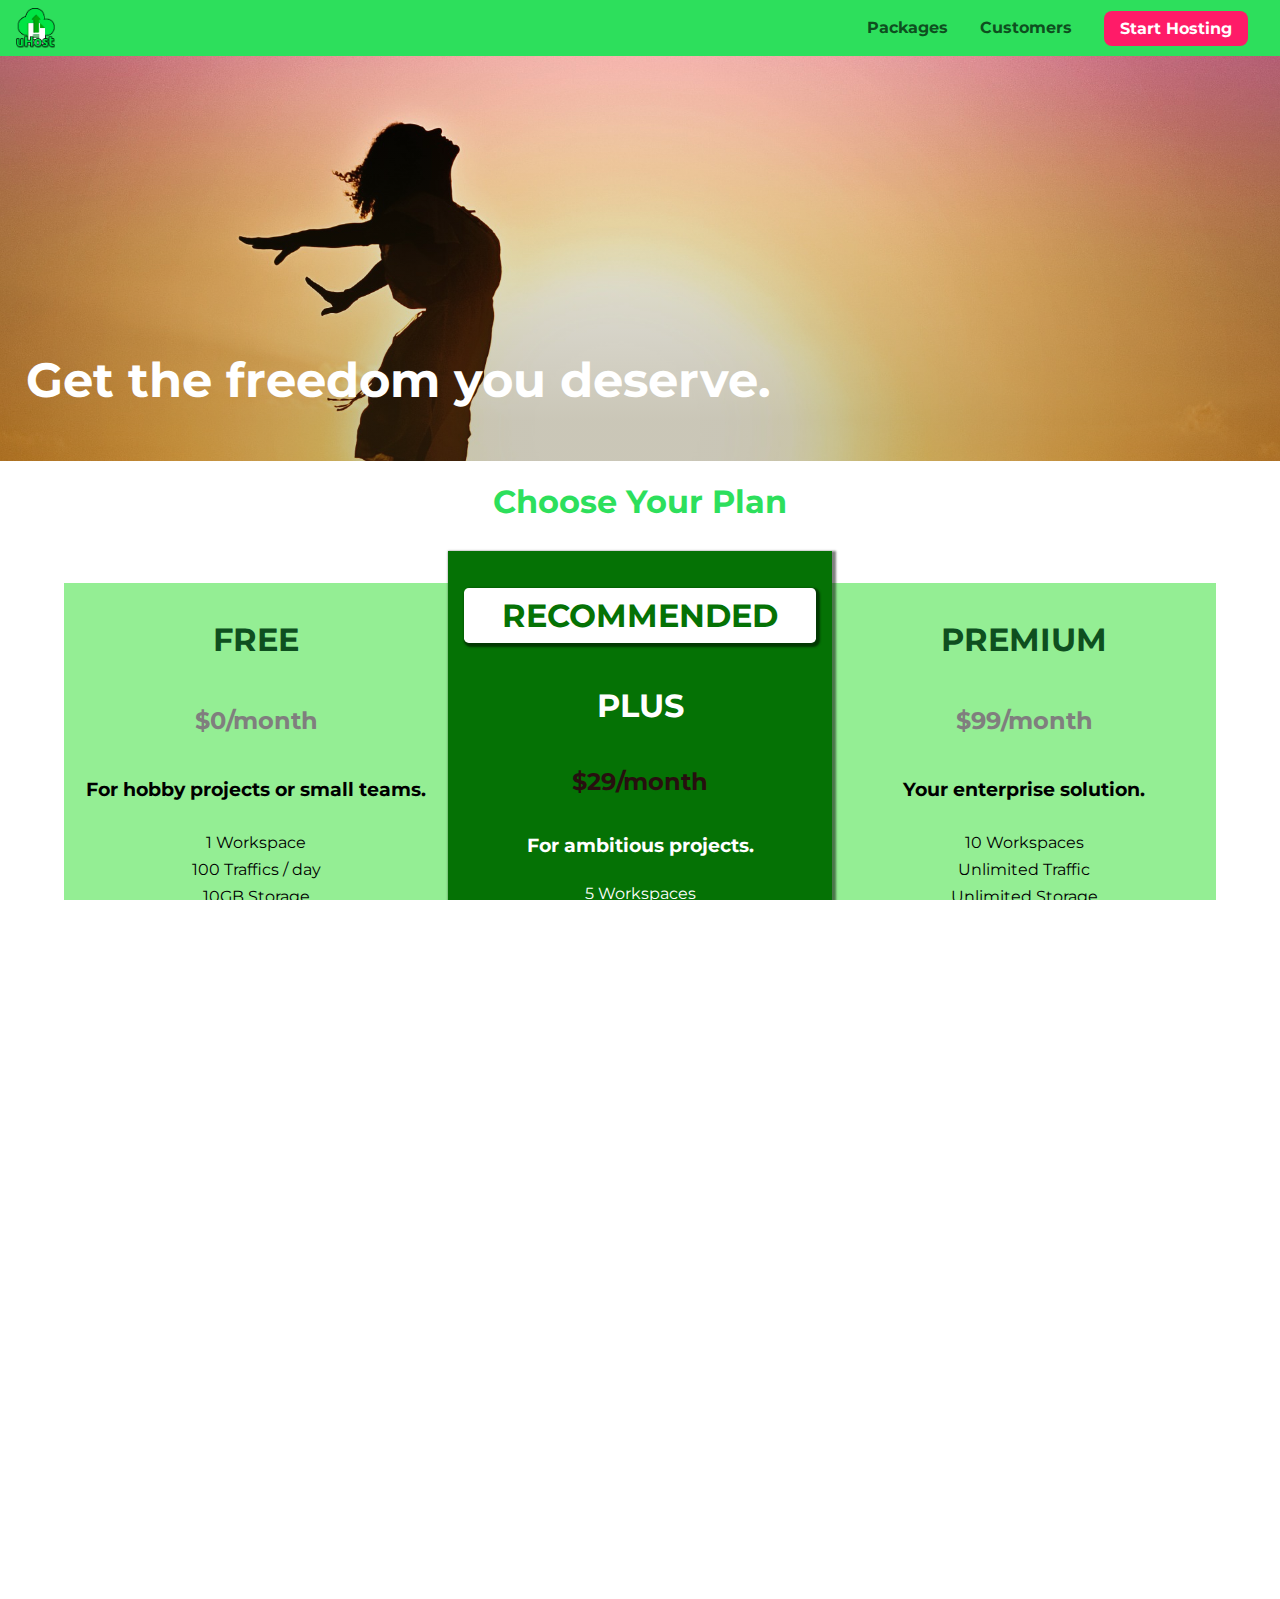
<file: index.html>
<!DOCTYPE html>
<html lang="en">
  <head>
    <meta charset="UTF-8" />
    <meta name="viewport" content="width=device-width, initial-scale=1.0" />
    <meta http-equiv="X-UA-Compatible" content="ie=edge" />
    <title>uHost</title>
    <link rel="shortcut icon" href="favicon.png" />
    <link
      href="https://fonts.googleapis.com/css?family=Anton"
      rel="stylesheet"
    />
    <link
      href="https://fonts.googleapis.com/css?family=Montserrat:400,700"
      rel="stylesheet"
    />
    <link rel="stylesheet" href="shared.css" />
    <link rel="stylesheet" href="main.css" />
  </head>

  <body>
    <div class="backdrop"></div>
    <div class="modal">
      <h1 class="modal__title">Do you want to continue?</h1>
      <div class="modal__actions">
        <a href="start-hosting/index.html" class="modal__action">Yes!</a>
        <button class="modal__action modal__action--negative" type="button">
          No!
        </button>
      </div>
    </div>
    <header class="main-header">
      <div>
        <button class="toggle-button">
          <span class="toggle-button__bar"></span>
          <span class="toggle-button__bar"></span>
          <span class="toggle-button__bar"></span>
        </button>
        <a href="index.html" class="main-header__brand">
          <img
            src="./images/uhost-icon.png"
            alt="uHost - Your favorite hosting company"
          />
        </a>
      </div>
      <nav class="main-nav">
        <ul class="main-nav__items">
          <li class="main-nav__item">
            <a href="packages/index.html">Packages</a>
          </li>
          <li class="main-nav__item">
            <a href="customers/index.html">Customers</a>
          </li>
          <li class="main-nav__item main-nav__item--cta">
            <a href="start-hosting/index.html">Start Hosting</a>
          </li>
        </ul>
      </nav>
    </header>
    <nav class="mobile-nav">
      <ul class="mobile-nav__items">
        <li class="mobile-nav__item">
          <a href="packages/index.html">Packages</a>
        </li>
        <li class="mobile-nav__item">
          <a href="customers/index.html">Customers</a>
        </li>
        <li class="mobile-nav__item mobile-nav__item--cta">
          <a href="start-hosting/index.html">Start Hosting</a>
        </li>
      </ul>
    </nav>
    <main>
      <section id="product-overview">
        <h1>Get the freedom you deserve.</h1>
      </section>
      <section id="plans">
        <h1 class="section-title">Choose Your Plan</h1>
        <div class="plan__list">
          <article class="plan">
            <h1 class="plan__title">FREE</h1>
            <h2 class="plan__price">$0/month</h2>
            <h3>For hobby projects or small teams.</h3>
            <ul class="plan__features">
              <li>1 Workspace</li>
              <li>100 Traffics / day</li>
              <li>10GB Storage</li>
              <li>Basic Support</li>
            </ul>
            <div>
              <button class="plan-button">CHOOSE PLAN</button>
            </div>
          </article>
          <article class="plan plan--highlighted">
            <h1 class="plan__annotation">RECOMMENDED</h1>
            <h1 class="plan__title">PLUS</h1>
            <h2 class="plan__price">$29/month</h2>
            <h3>For ambitious projects.</h3>
            <ul class="plan__features">
              <li>5 Workspaces</li>
              <li>Unlimited Traffic</li>
              <li>100GB Storage</li>
              <li>Plus Support</li>
            </ul>
            <div>
              <button class="plan-button highlighted">CHOOSE PLAN</button>
            </div>
          </article>
          <article class="plan">
            <h1 class="plan__title">PREMIUM</h1>
            <h2 class="plan__price">$99/month</h2>
            <h3>Your enterprise solution.</h3>
            <ul class="plan__features">
              <li>10 Workspaces</li>
              <li>Unlimited Traffic</li>
              <li>Unlimited Storage</li>
              <li>Priority Support</li>
            </ul>
            <div>
              <button class="plan-button">CHOOSE PLAN</button>
            </div>
          </article>
        </div>
      </section>
      <section id="key-features">
        <h1 class="section-title">Many Good Reasons to Stick Around</h1>
        <ul class="key-features__list">
          <li class="key-feature">
            <div class="key-feature__image">
              <svg viewBox="0 0 512 512">
                <path
                  style="fill: #f09b24"
                  d="M344,248h-32V112c0-4.418-3.582-8-8-8h-40c-4.418,0-8,3.582-8,8s3.582,8,8,8h32v128h-32  c-4.418,0-8,3.582-8,8s3.582,8,8,8h32v128h-32c-4.418,0-8,3.582-8,8s3.582,8,8,8h40c4.418,0,8-3.582,8-8V264h32c4.418,0,8-3.582,8-8  S348.418,248,344,248z"
                />
                <path
                  style="fill: #8e9aa9"
                  d="M264,64H8c-4.418,0-8,3.582-8,8v80c0,4.418,3.582,8,8,8h256c4.418,0,8-3.582,8-8V72  C272,67.582,268.418,64,264,64z"
                />
                <path
                  style="fill: #7c899b"
                  d="M24,144c-4.418,0-8-3.582-8-8V64H8c-4.418,0-8,3.582-8,8v80c0,4.418,3.582,8,8,8h256  c4.418,0,8-3.582,8-8v-8H24z"
                />
                <rect
                  x="152"
                  y="96"
                  style="fill: #b8e3a8"
                  width="88"
                  height="32"
                />
                <g>
                  <polygon
                    style="fill: #7ec97d"
                    points="152,96 152,128 166,128 198,96  "
                  />
                  <polygon
                    style="fill: #7ec97d"
                    points="220,96 188,128 240,128 240,96  "
                  />
                </g>
                <path
                  style="fill: #56677e"
                  d="M240,136h-88c-4.418,0-8-3.582-8-8V96c0-4.418,3.582-8,8-8h88c4.418,0,8,3.582,8,8v32  C248,132.418,244.418,136,240,136z M160,120h72v-16h-72V120z"
                />
                <g>
                  <path
                    style="fill: #435670"
                    d="M32,136c-4.418,0-8-3.582-8-8V96c0-4.418,3.582-8,8-8s8,3.582,8,8v32C40,132.418,36.418,136,32,136z   "
                  />
                  <path
                    style="fill: #435670"
                    d="M56,136c-4.418,0-8-3.582-8-8V96c0-4.418,3.582-8,8-8s8,3.582,8,8v32C64,132.418,60.418,136,56,136z   "
                  />
                  <path
                    style="fill: #435670"
                    d="M80,136c-4.418,0-8-3.582-8-8V96c0-4.418,3.582-8,8-8s8,3.582,8,8v32C88,132.418,84.418,136,80,136z   "
                  />
                  <path
                    style="fill: #435670"
                    d="M104,136c-4.418,0-8-3.582-8-8V96c0-4.418,3.582-8,8-8s8,3.582,8,8v32   C112,132.418,108.418,136,104,136z"
                  />
                  <path
                    style="fill: #435670"
                    d="M128,105c-4.418,0-8-3.582-8-8v-1c0-4.418,3.582-8,8-8s8,3.582,8,8v1   C136,101.418,132.418,105,128,105z"
                  />
                  <path
                    style="fill: #435670"
                    d="M128,136c-4.418,0-8-3.582-8-8v-1c0-4.418,3.582-8,8-8s8,3.582,8,8v1   C136,132.418,132.418,136,128,136z"
                  />
                </g>
                <path
                  style="fill: #8e9aa9"
                  d="M264,208H8c-4.418,0-8,3.582-8,8v80c0,4.418,3.582,8,8,8h256c4.418,0,8-3.582,8-8v-80  C272,211.582,268.418,208,264,208z"
                />
                <path
                  style="fill: #7c899b"
                  d="M24,288c-4.418,0-8-3.582-8-8v-72H8c-4.418,0-8,3.582-8,8v80c0,4.418,3.582,8,8,8h256  c4.418,0,8-3.582,8-8v-8H24z"
                />
                <rect
                  x="152"
                  y="240"
                  style="fill: #b8e3a8"
                  width="88"
                  height="32"
                />
                <g>
                  <polygon
                    style="fill: #7ec97d"
                    points="152,240 152,272 166,272 198,240  "
                  />
                  <polygon
                    style="fill: #7ec97d"
                    points="220,240 188,272 240,272 240,240  "
                  />
                </g>
                <path
                  style="fill: #56677e"
                  d="M240,280h-88c-4.418,0-8-3.582-8-8v-32c0-4.418,3.582-8,8-8h88c4.418,0,8,3.582,8,8v32  C248,276.418,244.418,280,240,280z M160,264h72v-16h-72V264z"
                />
                <g>
                  <path
                    style="fill: #435670"
                    d="M32,280c-4.418,0-8-3.582-8-8v-32c0-4.418,3.582-8,8-8s8,3.582,8,8v32C40,276.418,36.418,280,32,280   z"
                  />
                  <path
                    style="fill: #435670"
                    d="M56,280c-4.418,0-8-3.582-8-8v-32c0-4.418,3.582-8,8-8s8,3.582,8,8v32C64,276.418,60.418,280,56,280   z"
                  />
                  <path
                    style="fill: #435670"
                    d="M80,280c-4.418,0-8-3.582-8-8v-32c0-4.418,3.582-8,8-8s8,3.582,8,8v32C88,276.418,84.418,280,80,280   z"
                  />
                  <path
                    style="fill: #435670"
                    d="M104,280c-4.418,0-8-3.582-8-8v-32c0-4.418,3.582-8,8-8s8,3.582,8,8v32   C112,276.418,108.418,280,104,280z"
                  />
                  <path
                    style="fill: #435670"
                    d="M128,249c-4.418,0-8-3.582-8-8v-1c0-4.418,3.582-8,8-8s8,3.582,8,8v1   C136,245.418,132.418,249,128,249z"
                  />
                  <path
                    style="fill: #435670"
                    d="M128,280c-4.418,0-8-3.582-8-8v-1c0-4.418,3.582-8,8-8s8,3.582,8,8v1   C136,276.418,132.418,280,128,280z"
                  />
                </g>
                <path
                  style="fill: #8e9aa9"
                  d="M264,352H8c-4.418,0-8,3.582-8,8v80c0,4.418,3.582,8,8,8h256c4.418,0,8-3.582,8-8v-80  C272,355.582,268.418,352,264,352z"
                />
                <path
                  style="fill: #7c899b"
                  d="M24,432c-4.418,0-8-3.582-8-8v-72H8c-4.418,0-8,3.582-8,8v80c0,4.418,3.582,8,8,8h256  c4.418,0,8-3.582,8-8v-8H24z"
                />
                <rect
                  x="152"
                  y="384"
                  style="fill: #b8e3a8"
                  width="88"
                  height="32"
                />
                <g>
                  <polygon
                    style="fill: #7ec97d"
                    points="152,384 152,416 166,416 198,384  "
                  />
                  <polygon
                    style="fill: #7ec97d"
                    points="220,384 188,416 240,416 240,384  "
                  />
                </g>
                <path
                  style="fill: #56677e"
                  d="M240,424h-88c-4.418,0-8-3.582-8-8v-32c0-4.418,3.582-8,8-8h88c4.418,0,8,3.582,8,8v32  C248,420.418,244.418,424,240,424z M160,408h72v-16h-72V408z"
                />
                <g>
                  <path
                    style="fill: #435670"
                    d="M32,424c-4.418,0-8-3.582-8-8v-32c0-4.418,3.582-8,8-8s8,3.582,8,8v32C40,420.418,36.418,424,32,424   z"
                  />
                  <path
                    style="fill: #435670"
                    d="M56,424c-4.418,0-8-3.582-8-8v-32c0-4.418,3.582-8,8-8s8,3.582,8,8v32C64,420.418,60.418,424,56,424   z"
                  />
                  <path
                    style="fill: #435670"
                    d="M80,424c-4.418,0-8-3.582-8-8v-32c0-4.418,3.582-8,8-8s8,3.582,8,8v32C88,420.418,84.418,424,80,424   z"
                  />
                  <path
                    style="fill: #435670"
                    d="M104,424c-4.418,0-8-3.582-8-8v-32c0-4.418,3.582-8,8-8s8,3.582,8,8v32   C112,420.418,108.418,424,104,424z"
                  />
                  <path
                    style="fill: #435670"
                    d="M128,393c-4.418,0-8-3.582-8-8v-1c0-4.418,3.582-8,8-8s8,3.582,8,8v1   C136,389.418,132.418,393,128,393z"
                  />
                  <path
                    style="fill: #435670"
                    d="M128,424c-4.418,0-8-3.582-8-8v-1c0-4.418,3.582-8,8-8s8,3.582,8,8v1   C136,420.418,132.418,424,128,424z"
                  />
                </g>
                <path
                  style="fill: #f7c14d"
                  d="M424,168c-48.523,0-88,39.477-88,88s39.477,88,88,88s88-39.477,88-88S472.523,168,424,168z"
                />
                <path
                  style="fill: #ffdb66"
                  d="M424,184c-39.701,0-72,32.299-72,72s32.299,72,72,72s72-32.299,72-72S463.701,184,424,184z"
                />
                <path
                  style="fill: #69788d"
                  d="M484.893,314.16C476.393,274.588,451.922,248,424,248s-52.393,26.588-60.893,66.16  c-0.605,2.82,0.354,5.749,2.511,7.664C381.731,336.124,402.465,344,424,344s42.269-7.876,58.381-22.176  C484.539,319.909,485.498,316.98,484.893,314.16z"
                />
                <path
                  style="fill: #56677e"
                  d="M434.053,249.171C430.768,248.403,427.411,248,424,248c-27.922,0-52.393,26.588-60.893,66.16  c-0.605,2.82,0.354,5.749,2.511,7.664c3.383,3.002,6.979,5.703,10.734,8.125C384.904,286.243,407.373,255.378,434.053,249.171z"
                />
                <path
                  style="fill: #69788d"
                  d="M424,192c-17.645,0-32,14.355-32,32s14.355,32,32,32s32-14.355,32-32S441.645,192,424,192z"
                />
                <path
                  style="fill: #56677e"
                  d="M432,248c-17.645,0-32-14.355-32-32c0-6.783,2.128-13.076,5.742-18.258  C397.444,203.53,392,213.138,392,224c0,17.645,14.355,32,32,32c10.862,0,20.471-5.444,26.258-13.742  C445.076,245.872,438.783,248,432,248z"
                />
              </svg>
            </div>
            <p class="key-feature__description">3,857,000 Trusting Customers</p>
          </li>
          <li class="key-feature">
            <div class="key-feature__image">
              <svg viewBox="0 0 512 512">
                <path
                  style="fill: #69788d"
                  d="M248,0H8C3.582,0,0,3.582,0,8v496c0,4.418,3.582,8,8,8h240c4.418,0,8-3.582,8-8V8  C256,3.582,252.418,0,248,0z"
                />
                <path
                  style="fill: #56677e"
                  d="M24,504V8c0-4.418,3.582-8,8-8H8C3.582,0,0,3.582,0,8v496c0,4.418,3.582,8,8,8h24  C27.582,512,24,508.418,24,504z"
                />
                <g>
                  <rect
                    x="0"
                    y="112"
                    style="fill: #435670"
                    width="256"
                    height="16"
                  />
                  <rect
                    x="0"
                    y="240"
                    style="fill: #435670"
                    width="256"
                    height="16"
                  />
                </g>
                <path
                  style="fill: #f7c14d"
                  d="M128,392c-22.056,0-40,17.944-40,40s17.944,40,40,40s40-17.944,40-40S150.056,392,128,392z"
                />
                <path
                  style="fill: #ffdb66"
                  d="M128,408c-13.233,0-24,10.767-24,24s10.767,24,24,24s24-10.767,24-24S141.233,408,128,408z"
                />
                <path
                  style="fill: #f7c14d"
                  d="M128,392c-2.739,0-5.414,0.278-8,0.805V424c0,4.418,3.582,8,8,8c4.418,0,8-3.582,8-8v-31.195  C133.414,392.278,130.739,392,128,392z"
                />
                <g>
                  <path
                    style="fill: #435670"
                    d="M216,288H40c-4.418,0-8-3.582-8-8s3.582-8,8-8h176c4.418,0,8,3.582,8,8S220.418,288,216,288z"
                  />
                  <path
                    style="fill: #435670"
                    d="M216,328H40c-4.418,0-8-3.582-8-8s3.582-8,8-8h176c4.418,0,8,3.582,8,8S220.418,328,216,328z"
                  />
                  <path
                    style="fill: #435670"
                    d="M216,368H40c-4.418,0-8-3.582-8-8s3.582-8,8-8h176c4.418,0,8,3.582,8,8S220.418,368,216,368z"
                  />
                  <path
                    style="fill: #435670"
                    d="M216,16H40c-4.418,0-8,3.582-8,8v64c0,4.418,3.582,8,8,8h176c4.418,0,8-3.582,8-8V24   C224,19.582,220.418,16,216,16z"
                  />
                </g>
                <rect
                  x="48"
                  y="32"
                  style="fill: #56677e"
                  width="160"
                  height="48"
                />
                <path
                  style="fill: #435670"
                  d="M216,144H40c-4.418,0-8,3.582-8,8v64c0,4.418,3.582,8,8,8h176c4.418,0,8-3.582,8-8v-64  C224,147.582,220.418,144,216,144z"
                />
                <rect
                  x="48"
                  y="160"
                  style="fill: #56677e"
                  width="160"
                  height="48"
                />
                <path
                  style="fill: #f09b24"
                  d="M511.747,180.237c-0.194-6.537-8.107-10.107-13.135-5.894c-5.6,4.693-42.904,21.282-98.514,21.282  c-33.45,0-64.625-20.999-64.929-21.206c-2.9-1.991-6.764-1.85-9.512,0.346c-2.677,2.135-27.201,20.86-63.793,20.86  c-55.607,0-92.914-16.589-98.515-21.282c-5.028-4.211-12.941-0.645-13.135,5.894c-1.634,54.834,4.655,105.941,18.693,151.903  c12.096,39.604,29.759,74.047,52.497,102.373c27.538,34.304,62.743,59.882,104.66,76.045c3.069,1.918,6.757,1.921,9.83,0  c41.917-16.163,77.122-41.741,104.66-76.045c22.738-28.326,40.401-62.77,52.497-102.373  C507.092,286.179,513.381,235.071,511.747,180.237z"
                />
                <path
                  style="fill: #f7c14d"
                  d="M476.21,221.226c-1.953-1.631-4.568-2.235-7.036-1.628c-21.686,5.327-44.926,8.028-69.075,8.028  c-25.926,0-49.633-8.975-64.955-16.504c-2.307-1.134-5.016-1.091-7.284,0.116c-14.059,7.477-36.919,16.388-65.994,16.388  c-24.153,0-47.394-2.701-69.075-8.028c-5.155-1.268-10.221,2.966-9.894,8.261c2.077,33.693,7.668,65.635,16.616,94.935  c22.774,74.565,66.139,126.334,128.888,153.868c2.032,0.891,4.397,0.891,6.43,0c61.777-27.107,104.716-78.876,127.62-153.868  c8.948-29.3,14.539-61.241,16.616-94.935C479.224,225.319,478.163,222.856,476.21,221.226z"
                />
                <path
                  style="fill: #ffdb66"
                  d="M331.609,451.727c-52.604-25.289-89.304-70.987-109.144-135.944  c-6.532-21.39-11.162-44.336-13.82-68.447c17.133,2.852,34.952,4.291,53.22,4.291c29.394,0,53.376-7.793,69.978-15.561  c17.44,7.736,41.656,15.561,68.256,15.561c18.267,0,36.085-1.439,53.219-4.291c-2.659,24.112-7.288,47.06-13.82,68.448  C419.545,381.108,383.27,426.805,331.609,451.727z"
                />
                <g>
                  <path
                    style="fill: #2c9dd4"
                    d="M479.066,227.858c0.157-2.539-0.903-5.002-2.856-6.633s-4.568-2.235-7.036-1.628   c-21.686,5.327-44.926,8.028-69.075,8.028c-25.926,0-49.633-8.975-64.955-16.504c-1.057-0.52-2.2-0.78-3.345-0.806l-0.072,133.351   h123.601c2.556-6.746,4.933-13.702,7.123-20.874C471.398,293.493,476.989,261.552,479.066,227.858z"
                  />
                  <path
                    style="fill: #2c9dd4"
                    d="M206.658,343.667c24.153,63.42,65.028,108.108,121.743,132.995c1.031,0.452,2.147,0.673,3.263,0.666   l0.063-133.661H206.658z"
                  />
                </g>
                <g>
                  <path
                    style="fill: #3cbde8"
                    d="M439.497,315.783c6.532-21.389,11.161-44.336,13.82-68.448c-17.134,2.852-34.952,4.291-53.219,4.291   c-26.6,0-50.815-7.824-68.256-15.561l-0.116,107.601h97.758C433.179,334.807,436.524,325.518,439.497,315.783z"
                  />
                  <path
                    style="fill: #3cbde8"
                    d="M232.523,343.667c21.144,50.298,54.363,86.56,99.087,108.06l0.117-108.06H232.523z"
                  />
                </g>
              </svg>
            </div>
            <p class="key-feature__description">99.999% Uptime Guarantee</p>
          </li>
          <li class="key-feature">
            <div class="key-feature__image">
              <svg viewBox="0 0 512 512">
                <path
                  style="fill: #8e9aa9"
                  d="M168,200c-4.418,0-8,3.582-8,8v120h-17.376c-3.302-9.311-12.194-16-22.624-16  c-13.234,0-24,10.767-24,24s10.766,24,24,24c10.429,0,19.321-6.689,22.624-16H168c4.418,0,8-3.582,8-8V208  C176,203.582,172.418,200,168,200z"
                />
                <path
                  style="fill: #ffdb66"
                  d="M120,328c-4.411,0-8,3.589-8,8s3.589,8,8,8s8-3.589,8-8S124.411,328,120,328z"
                />
                <path
                  style="fill: #56677e"
                  d="M208,200c-4.418,0-8,3.582-8,8v184H94.624C91.322,382.689,82.43,376,72,376  c-13.234,0-24,10.767-24,24s10.766,24,24,24c10.429,0,19.321-6.689,22.624-16H208c4.418,0,8-3.582,8-8V208  C216,203.582,212.418,200,208,200z"
                />
                <path
                  style="fill: #ffdb66"
                  d="M72,392c-4.411,0-8,3.589-8,8s3.589,8,8,8s8-3.589,8-8S76.411,392,72,392z"
                />
                <path
                  style="fill: #69788d"
                  d="M240,208c-4.418,0-8,3.582-8,8v239H47.24c-2.671-10.34-12.078-18-23.24-18c-13.234,0-24,10.767-24,24  s10.766,24,24,24c9.666,0,18.009-5.747,21.809-14H240c4.418,0,8-3.582,8-8V216C248,211.582,244.418,208,240,208z"
                />
                <path
                  style="fill: #ffdb66"
                  d="M24,453c-4.411,0-8,3.589-8,8s3.589,8,8,8s8-3.589,8-8S28.411,453,24,453z"
                />
                <path
                  style="fill: #69788d"
                  d="M488,464c-10.429,0-19.321,6.689-22.624,16H280V208c0-4.418-3.582-8-8-8s-8,3.582-8,8v280  c0,4.418,3.582,8,8,8h193.376c3.302,9.311,12.194,16,22.624,16c13.234,0,24-10.767,24-24S501.234,464,488,464z"
                />
                <path
                  style="fill: #ffdb66"
                  d="M488,480c-4.411,0-8,3.589-8,8s3.589,8,8,8s8-3.589,8-8S492.411,480,488,480z"
                />
                <path
                  style="fill: #56677e"
                  d="M456,408c-10.429,0-19.321,6.689-22.624,16H312V208c0-4.418-3.582-8-8-8s-8,3.582-8,8v224  c0,4.418,3.582,8,8,8h129.376c3.302,9.311,12.194,16,22.624,16c13.234,0,24-10.767,24-24S469.234,408,456,408z"
                />
                <path
                  style="fill: #ffdb66"
                  d="M456,424c-4.411,0-8,3.589-8,8s3.589,8,8,8s8-3.589,8-8S460.411,424,456,424z"
                />
                <path
                  style="fill: #8e9aa9"
                  d="M416,344c-10.429,0-19.321,6.689-22.624,16H352V208c0-4.418-3.582-8-8-8s-8,3.582-8,8v160  c0,4.418,3.582,8,8,8h49.376c3.302,9.311,12.194,16,22.624,16c13.234,0,24-10.767,24-24S429.234,344,416,344z"
                />
                <path
                  style="fill: #ffdb66"
                  d="M416,360c-4.411,0-8,3.589-8,8s3.589,8,8,8s8-3.589,8-8S420.411,360,416,360z"
                />
                <path
                  style="fill: #3cbde8"
                  d="M362,88c-8.741,0-17.231,1.751-25.06,5.085C337.646,88.797,338,84.43,338,80  c0-44.112-35.888-80-80-80c-42.823,0-77.895,33.816-79.909,76.149C170.393,73.415,162.244,72,154,72c-39.701,0-72,32.299-72,72  s32.299,72,72,72h208c35.29,0,64-28.71,64-64S397.29,88,362,88z"
                />
                <path
                  style="fill: #2c9dd4"
                  d="M368,200H160c-39.701,0-72-32.299-72-72c0-5.863,0.721-11.559,2.05-17.019  C84.918,120.88,82,132.102,82,144c0,39.701,32.299,72,72,72h208c30.389,0,55.88-21.296,62.379-49.743  C413.565,186.327,392.352,200,368,200z"
                />
                <path
                  style="fill: #2a7db5"
                  d="M256,128c-13.234,0-24,10.767-24,24s10.766,24,24,24c13.233,0,24-10.767,24-24S269.233,128,256,128z"
                />
                <path
                  style="fill: #2c9dd4"
                  d="M256,144c-4.411,0-8,3.589-8,8s3.589,8,8,8c4.411,0,8-3.589,8-8S260.411,144,256,144z"
                />
                <g>
                  <path
                    style="fill: #c5f1fa"
                    d="M221.755,87.695c-2.994,0-5.864-1.688-7.233-4.572c-1.894-3.991-0.194-8.763,3.798-10.657   C230.157,66.849,242.834,64,256,64c13.166,0,25.844,2.849,37.68,8.466c3.992,1.895,5.692,6.666,3.798,10.657   s-6.666,5.692-10.657,3.798C277.144,82.328,266.774,80,256,80c-10.774,0-21.144,2.328-30.821,6.921   C224.072,87.446,222.904,87.695,221.755,87.695z"
                  />
                  <path
                    style="fill: #c5f1fa"
                    d="M276.545,116.618c-1.148,0-2.316-0.249-3.424-0.774C267.745,113.293,261.985,112,256,112   c-5.985,0-11.745,1.293-17.121,3.844c-3.991,1.895-8.763,0.192-10.657-3.798c-1.894-3.992-0.193-8.764,3.798-10.657   C239.557,97.813,247.625,96,256,96c8.376,0,16.444,1.813,23.98,5.389c3.991,1.894,5.692,6.665,3.798,10.657   C282.41,114.93,279.539,116.618,276.545,116.618z"
                  />
                </g>
              </svg>
            </div>
            <p class="key-feature__description">Lightning Fast CDN</p>
          </li>
        </ul>
      </section>
    </main>
    <footer class="main-footer">
      <nav>
        <ul class="main-footer__links">
          <li class="main-footer__link">
            <a href="#">Support</a>
          </li>
          <li class="main-footer__link">
            <a href="#">Terms of Use</a>
          </li>
        </ul>
      </nav>
    </footer>
    <script src="shared.js" +></script>
  </body>
</html>
</file>
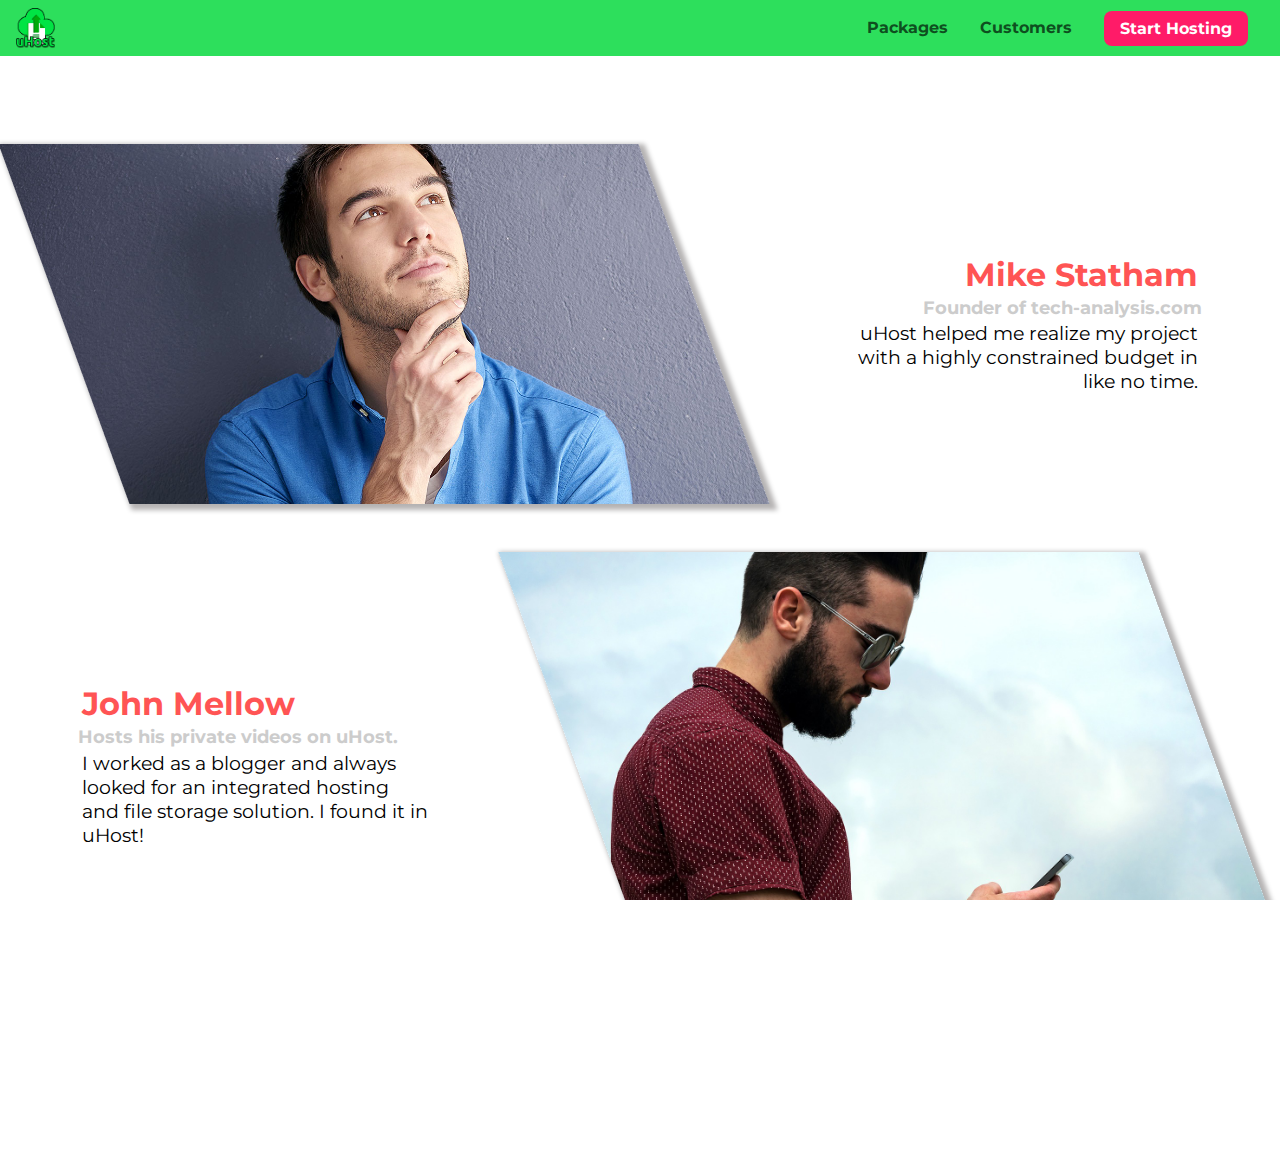
<file: customers/index.html>
<!DOCTYPE html>
<html lang="en">
  <head>
    <meta charset="UTF-8" />
    <meta name="viewport" content="width=device-width, initial-scale=1.0" />
    <meta http-equiv="X-UA-Compatible" content="ie=edge" />
    <title>uHost Customers</title>
    <link rel="shortcut icon" href="../favicon.png" />
    <link
      href="https://fonts.googleapis.com/css?family=Anton|Montserrat:400,700"
      rel="stylesheet"
    />
    <link rel="stylesheet" href="../shared.css" />
    <link rel="stylesheet" href="customers.css" />
  </head>

  <body>
    <div class="backdrop"></div>
    <header class="main-header">
      <div>
        <button class="toggle-button">
          <span class="toggle-button__bar"></span>
          <span class="toggle-button__bar"></span>
          <span class="toggle-button__bar"></span>
        </button>
        <a href="../index.html" class="main-header__brand">
          <img
            src="../images/uhost-icon.png"
            alt="uHost - Your favorite hosting company"
          />
        </a>
      </div>
      <nav class="main-nav">
        <ul class="main-nav__items">
          <li class="main-nav__item">
            <a href="../packages/index.html">Packages</a>
          </li>
          <li class="main-nav__item">
            <a href="index.html">Customers</a>
          </li>
          <li class="main-nav__item main-nav__item--cta">
            <a href="../start-hosting/index.html">Start Hosting</a>
          </li>
        </ul>
      </nav>
    </header>
    <nav class="mobile-nav">
      <ul class="mobile-nav__items">
        <li class="mobile-nav__item">
          <a href="../packages/index.html">Packages</a>
        </li>
        <li class="mobile-nav__item">
          <a href="index.html">Customers</a>
        </li>
        <li class="mobile-nav__item mobile-nav__item--cta">
          <a href="../start-hosting/index.html">Start Hosting</a>
        </li>
      </ul>
    </nav>
    <main>
      <div>
        <div class="testimonial" id="customer-1">
          <div class="testimonial__image-container">
            <img
              src="../images/customer-1.jpg"
              alt="Mike Statham - Customer"
              class="testimonial__image"
            />
          </div>
          <div class="testimonial__info">
            <h1 class="testimonial__name">Mike Statham</h1>
            <h2 class="testimonial__subtitle">
              Founder of
              <a href="tech-analysis.com">tech-analysis.com</a>
            </h2>
            <p class="testimonial__text">
              uHost helped me realize my project with a highly constrained
              budget in like no time.
            </p>
          </div>
        </div>
        <div class="testimonial" id="customer-2">
          <div class="testimonial__info">
            <h1 class="testimonial__name">John Mellow</h1>
            <h2 class="testimonial__subtitle">
              Hosts his private videos on uHost.
            </h2>
            <p class="testimonial__text">
              I worked as a blogger and always looked for an integrated hosting
              and file storage solution. I found it in uHost!
            </p>
          </div>
          <div class="testimonial__image-container">
            <img
              src="../images/customer-2.jpg"
              alt="John Mellow - Customer"
              class="testimonial__image"
            />
          </div>
        </div>
      </div>
    </main>
    <footer class="main-footer">
      <nav>
        <ul class="main-footer__links">
          <li class="main-footer__link">
            <a href="#">Support</a>
          </li>
          <li class="main-footer__link">
            <a href="#">Terms of Use</a>
          </li>
        </ul>
      </nav>
    </footer>
    <script src='../shared.js'></script>
  </body>
</html>
</file>
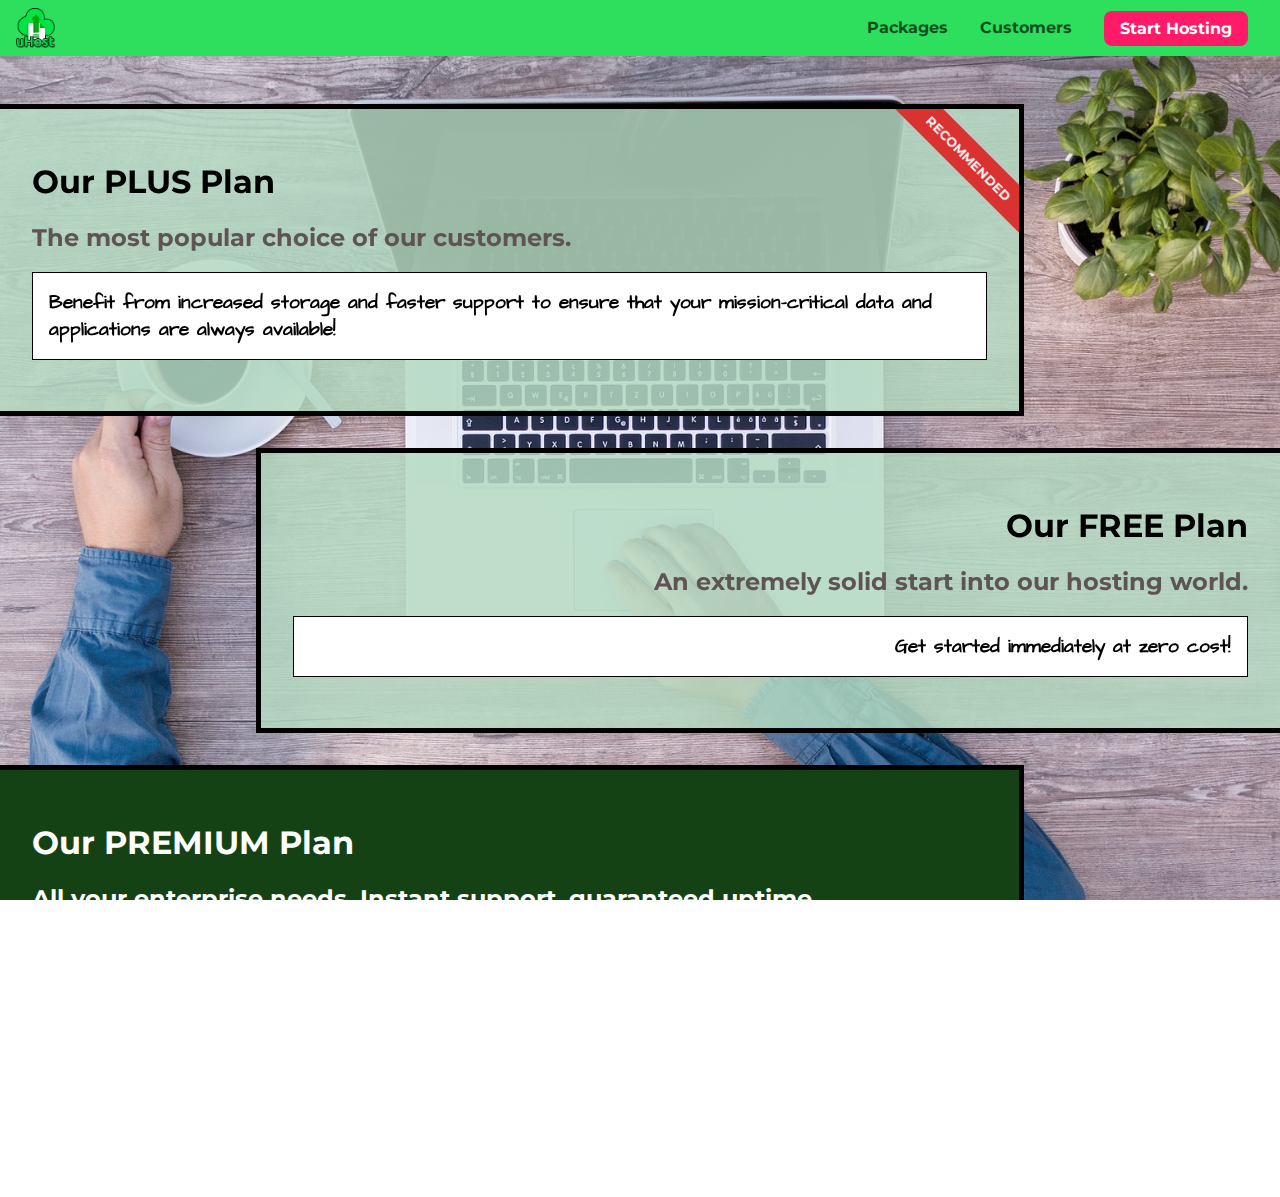
<file: packages/index.html>
<!DOCTYPE html>
<html lang="en">
  <head>
    <meta charset="UTF-8" />
    <meta name="viewport" content="width=device-width, initial-scale=1.0" /> 
    <meta http-equiv="X-UA-Compatible" content="ie=edge" />
    <title>uHost</title>
    <link rel="shortcut icon" href="favicon.png" />
    <link
      href="https://fonts.googleapis.com/css?family=Montserrat:400,700"
      rel="stylesheet"
    />
    <link rel="stylesheet" href="../shared.css" />
    <link rel="stylesheet" href="packages.css" />
  </head>

  <body>
    <div class="backdrop"></div>
    <div class="background"></div>
    <header class="main-header">
      <div>
        <button class="toggle-button">
          <span class="toggle-button__bar"></span>
          <span class="toggle-button__bar"></span>
          <span class="toggle-button__bar"></span>
        </button>
        <a href="../index.html" class="main-header__brand">
          <img
            src="../images/uhost-icon.png"
            alt="uHost - Your favorite hosting company"
          />
        </a>
      </div>
      <nav class="main-nav">
        <ul class="main-nav__items">
          <li class="main-nav__item">
            <a href="index.html">Packages</a>
          </li>
          <li class="main-nav__item">
            <a href="../customers/index.html">Customers</a>
          </li>
          <li class="main-nav__item main-nav__item--cta">
            <a href="../start-hosting/index.html">Start Hosting</a>
          </li>
        </ul>
      </nav>
    </header>
    <nav class="mobile-nav">
      <ul class="mobile-nav__items">
        <li class="mobile-nav__item">
          <a href="index.html">Packages</a>
        </li>
        <li class="mobile-nav__item">
          <a href="../customers/index.html">Customers</a>
        </li>
        <li class="mobile-nav__item mobile-nav__item--cta">
          <a href="../start-hosting/index.html">Start Hosting</a>
        </li>
      </ul>
    </nav>
    <main>
      <section class="package-plan">
        <a href="#">
          <h1 class="package-title">Our PLUS Plan</h1>
          <h2 class="package-badge">RECOMMENDED</h2>
          <h2 class="package-subtitle">
            The most popular choice of our customers.
          </h2>
          <p class="package-description">
            Benefit from increased storage and faster support to ensure that
            your mission-critical data and applications are always available!
          </p>
        </a>
      </section>
      <section class="package-plan free">
        <a href="#">
          <h1 class="package-title">Our FREE Plan</h1>
          <h2 class="package-subtitle">
            An extremely solid start into our hosting world.
          </h2>
          <p class="package-description">
            Get started immediately at zero cost!
          </p>
        </a>
      </section>
      <div class="clearfix"></div>
      <section class="package-plan premium">
        <a href="#">
          <h1 class="package-title">Our PREMIUM Plan</h1>
          <h2 class="package-subtitle">
            All your enterprise needs. Instant support, guaranteed uptime.
          </h2>
          <p class="package-description">
            The best solution for small to large enterprises. Because hosting
            shouldn't be in the way!
          </p>
        </a>
      </section>
    </main>
    <footer class="main-footer">
      <nav>
        <ul class="main-footer__links">
          <li class="main-footer__link">
            <a href="#">Support</a>
          </li>
          <li class="main-footer__link">
            <a href="#">Terms of Use</a>
          </li>
        </ul>
      </nav>
    </footer>
    <script src='../shared.js'></script>
  </body>
</html>
</file>
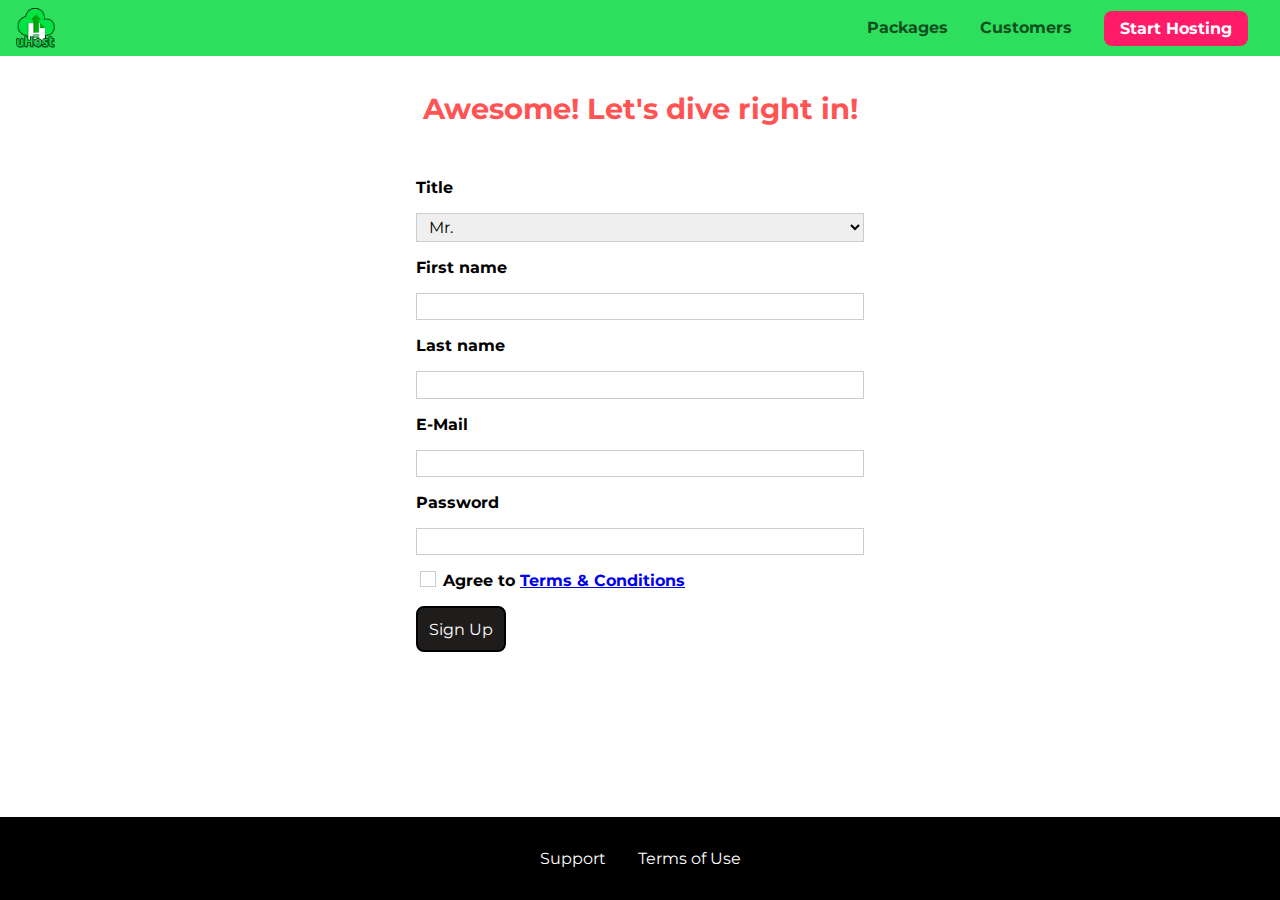
<file: start-hosting/index.html>
<!DOCTYPE html>
<html lang="en">

<head>
    <meta charset="UTF-8">
    <meta name="viewport" content="width=device-width, initial-scale=1.0">
    <meta http-equiv="X-UA-Compatible" content="ie=edge">
    <title>uHost Signup</title>
    <link rel="shortcut icon" href="../favicon.png">
    <link href="https://fonts.googleapis.com/css?family=Anton|Montserrat:400,700" rel="stylesheet">
    <link rel="stylesheet" href="../shared.css">
    <link rel="stylesheet" href="start-hosting.css">
</head>

<body>
    <div class="backdrop"></div>
    <header class="main-header">
        <div>
            <button class="toggle-button">
                <span class="toggle-button__bar"></span>
                <span class="toggle-button__bar"></span>
                <span class="toggle-button__bar"></span>
            </button>
            <a href="../index.html" class="main-header__brand">
                <img src="../images/uhost-icon.png" alt="uHost - Your favorite hosting company">
            </a>
        </div>
        <nav class="main-nav">
            <ul class="main-nav__items">
                <li class="main-nav__item">
                    <a href="../packages/index.html">Packages</a>
                </li>
                <li class="main-nav__item">
                    <a href="../customers/index.html">Customers</a>
                </li>
                <li class="main-nav__item main-nav__item--cta">
                    <a href="index.html">Start Hosting</a>
                </li>
            </ul>
        </nav>
    </header>
    <nav class="mobile-nav">
        <ul class="mobile-nav__items">
            <li class="mobile-nav__item">
                <a href="../packages/index.html">Packages</a>
            </li>
            <li class="mobile-nav__item">
                <a href="../customers/index.html">Customers</a>
            </li>
            <li class="mobile-nav__item mobile-nav__item--cta">
                <a href="index.html">Start Hosting</a>
            </li>
        </ul>
    </nav>
    <main class="signup-page">
        <h1 class="signup-title">Awesome! Let's dive right in!</h1>
        <form action="index.html" class="signup-form">
            <label for="title">Title</label>
            <select id="title">
                <option value="mr">Mr.</option>
                <option value="ms">Ms.</option>
            </select>
            <label for="first-name">First name</label>
            <input type="text" id="first-name" required>
            <label for="last-name">Last name</label>
            <input type="text" id="last-name" required>
            <label for="email">E-Mail</label>
            <input type="email" id="email" required>
            <label for="password">Password</label>
            <input type="password" id="password" required>
            <input type="checkbox" id="agree-terms" required>
            <label for="agree-terms">Agree to
                <a href="#">Terms &amp; Conditions</a>
            </label>
            <button type="submit" class="button">Sign Up</button>
        </form>
    </main>
    <footer class="main-footer">
        <nav>
          <ul class="main-footer__links">
            <li class="main-footer__link">
              <a href="#">Support</a>
            </li>
            <li class="main-footer__link">
              <a href="#">Terms of Use</a>
            </li>
          </ul>
        </nav>
    </footer>
    <script src="../shared.js"></script>
</body>

</html>
</file>
<file: shared.css>
html,
body {
  overflow-x: hidden !important;
}

* {
  box-sizing: border-box;
}

html {
  height: 100%;
}

body {
  font-family: "Montserrat", sans-serif;
  margin: 0;
  display: grid;
  grid-template-rows: 3.5rem auto fit-content(8rem);
  grid-template-areas: "header"
                       "main"
                       "footer";
  height: 100%;
}

main {
  /* min-height: calc(100vh - 3.5rem - 8rem); */
  /* grid-row: 2 / 3; */
  grid-area: main;
}

.backdrop {
  position: fixed;
  display: none;
  opacity: 0;
  top: 0;
  left: 0;
  z-index: 100;
  width: 100vw;
  height: 100vh;
  background: rgba(0, 0, 0, 0.5);
  transition: opacity 0.2s linear;
}

.main-header {
  width: 100%;
  background: #2ddf5c;
  padding: 0.5rem 1rem;
  position: fixed;
  top: 0;
  left: 0;
  z-index: 10;
  display: flex;
  align-items: center;
  justify-content: space-between;
}

.toggle-button {
  width: 3rem;
  background: transparent;
  border: none;
  cursor: pointer;
  padding-top: 0;
  padding-bottom: 0;
  vertical-align: middle;
}

.toggle-button:focus {
  outline: none;
}

.toggle-button__bar {
  width: 100%;
  height: 0.2rem;
  background: black;
  display: block;
  margin: 0.6rem 0;
}

.main-header__brand {
  color: #0e4f1f;
  text-decoration: none;
  font-weight: bold;
  font-size: 1.4rem;
}

.main-header__brand img {
  height: 2.5rem;
  vertical-align: middle;
  /* height: 100%; */
}

.main-nav {
  display: none;
}

.main-nav__items {
  margin: 0;
  padding: 0;
  list-style: none;
  display: flex;
}

.main-nav__item {
  margin: 0 1rem;
}

.main-nav__item a,
.mobile-nav__item a {
  text-decoration: none;
  color: #0e4f1f;
  font-weight: bold;
  padding: 0.2rem 0;
}

.main-nav__item a:hover,
.main-nav__item a:active {
  color: white;
  border-bottom: 5px solid white;
}

.main-nav__item--cta {
  animation: wiggle infinite 300ms none;
}

.main-nav__item--cta a,
.mobile-nav__item--cta a {
  color: white;
  background: #ff1b68;
  padding: 0.5rem 1rem;
  border-radius: 0.5rem;
}

.main-nav__item--cta a:hover,
.main-nav__item--cta a:active,
.mobile-nav__item--cta a:hover,
.mobile-nav__item--cta a:active {
  color: #ff1b68;
  background: white;
  border: none;
}

.main-footer {
  background: #000;
  padding: 2rem;
  margin-top: 3rem;
  /* grid-row: 3 / 4; */
  grid-area: footer;
}

.main-footer__links {
  list-style: none;
  margin: 0;
  padding: 0;
  display: flex;
  flex-direction: column;
  justify-content: center;
  align-items: center;
}

.main-footer__link {
  margin: 0.5rem 0;
}

.main-footer__link a {
  color: white;
  text-decoration: none;
}

.main-footer__link a:hover,
.main-footer__link a:active {
  color: #ccc;
}

.mobile-nav {
  transform: translateX(-100%);
  position: fixed;
  z-index: 101;
  top: 0;
  left: 0;
  background: white;
  width: 80%;
  height: 100vh;
  transition: transform 300ms ease-out;
}

.mobile-nav__items {
  width: 90%;
  height: 100%;
  list-style: none;
  margin: 0 auto;
  padding: 0;
  display: flex;
  flex-direction: column;
  justify-content: center;
  align-items: center;
}

.mobile-nav__item {
  margin: 1rem 0;
}

.mobile-nav__item a {
  font-size: 1.5rem;
}

.plan-button {
  background: #0e4f1f;
  color: white;
  font: inherit;
  border: 1.5px solid #0e4f1f;
  padding: 0.5rem;
  border-radius: 4px;
  font-weight: bold;
  cursor: pointer;
}

.plan-button.highlighted {
  background: #168a35;
}

.plan-button:hover,
.plan-button:active {
  filter: brightness(1.6);
}

.open {
  display: block !important;
  opacity: 1 !important;
  transform: translateY(0) !important;
}

@media (min-width: 40rem) {
  .toggle-button {
    display: none;
  }

  .main-nav {
    display: block;
  }

  .main-footer__links {
    list-style: none;
    margin: 0;
    padding: 0;
    display: flex;
    flex-direction: row;
  }

  .main-footer__link {
    margin: 0 1rem;
  }
}

@keyframes wiggle {
  0% {
    transform: rotateZ(0);
  }
  50% {
    transform: rotateZ(-10deg);
  }
  100% {
    transform: rotateZ(10deg);
  }
}
</file>
<file: main.css>
#product-overview {
  background: linear-gradient(to top, rgba(80, 68, 18, 0.3) 10%, transparent),
    url("./images/freedom.jpg") left 10% bottom 80% / cover no-repeat border-box,
    #ff1b68;
  width: 100vw;
  height: 40vh;
  color: #fff;
  position: relative;
}

#product-overview h1 {
  color: white;
  position: absolute;
  left: 2%;
  bottom: 5%;
  font-size: 2rem;
}

@media (min-width: 40rem) and (min-height: 40rem) {
  #product-overview {
    height: 45vh;
  }

  #product-overview h1 {
    font-size: 3rem;
  }
}

.section-title {
  color: #2ddf5c;
  text-align: center;
}

.plan {
  background: rgb(148, 238, 148);
  text-align: center;
  padding: 1rem;
  margin: 0.5rem 0;
  /* display: inline-block; */
  width: 100%;
  vertical-align: middle;
}


.plan--highlighted {
  background: rgb(5, 114, 5);
  color: white;
}

.plan__annotation {
  background: white;
  color: rgb(5, 114, 5);
  padding: 0.5rem 0.3rem;
  box-shadow: 2px 2px 2px 2px rgba(0, 0, 0, 0.5);
  border-radius: 0.3rem;
}

.plan__title {
  color: #0e4f1f;
}

.plan__price {
  color: rgb(128, 126, 126);
}

.plan--highlighted .plan__title {
  color: white;
}

.plan--highlighted .plan__price {
  color: #270f0f;
}

.plan__features {
  list-style-type: none;
  padding: 0;
  margin: 0;
}

.plan__features li {
  margin: 0.5rem 0;
}

@media (min-width: 40rem) {
  .plan__list {
    width: 100%;
    display: flex;
    justify-content: center;
    align-items: center;
  }

  .plan {
    width: 30%;
    min-width: 13rem;
    max-width: 27rem;
    display: flex;
    flex-direction: column;
    justify-content: space-between;
    height: 26rem;
  }

  .plan--highlighted {
    box-shadow: 2px 2px 2px 2px rgba(0, 0, 0, 0.5);
        height: 30rem;
    z-index: 2;
  }
}

#key-features {
  background: #ff1b68;
  margin-top: 100px;
  padding: 1rem;
}

#key-features .section-title {
  color: white;
  margin: 2rem;
}

.key-features__list {
  list-style: none;
  margin: 0;
  padding: 0;
  text-align: center;
}

.key-feature {
  display: block;
  width: 100%;
}

@media (min-width: 40rem) {
  .key-features__list {
    display: flex;
    justify-content: center;
    align-items: stretch;
  }

  .key-feature {
    width: 30%;
    max-width: 27rem; 
  }
}

.key-feature__image {
  background: #ffcede;
  width: 8rem;
  height: 8rem;
  border: 2px solid #424242;
  border-radius: 50%;
  margin: auto;
  padding: 1.3rem;
}

.key-feature__description {
  text-align: center;
  font-weight: bold;
  color: white;
  font-size: 1.3rem;
}

/* h1 {
    font-family: sans-serif;
} */

.modal {
  position: fixed;
  opacity: 0;
  transform: translateY(-3rem);
  transition: opacity 200ms ease-out, transform 500ms cubic-bezier(0.32, 0, 0.67, 0); 
  z-index: 200;
  top: 20%;
  left: 30%;
  width: 40%;
  background: white;
  padding: 1rem;
  border: 1px solid #ccc;
  box-shadow: 1px 1px 1px rgba(0, 0, 0, 0.5);
}

.modal__title {
  text-align: center;
  margin: 0 0 1rem 0;
}

.modal__actions {
  text-align: center;
}

.modal__action {
  border: 1px solid #0e4f1f;
  background: #0e4f1f;
  text-decoration: none;
  color: white;
  font: inherit;
  padding: 0.5rem 1rem;
  cursor: pointer;
}

.modal__action:hover,
.modal__action:active {
  background: #2ddf5c;
  border-color: #2ddf5c;
}

.modal__action--negative {
  background: red;
  border-color: red;
}

.modal__action--negative:hover,
.modal__action--negative:active {
  background: #ff5454;
  border-color: #ff5454;
}
</file>
<file: customers/customers.css>
main {
  padding-top: 2.5rem;
}

.testimonial {
  font-size: 1.2rem;
}

/* .testimonial__list {
  width: 80%;
  margin: auto;
} */

.testimonial__image-container {
  width: 80%;
  max-width: 40rem;
  box-shadow: 3px 3px 5px 3px rgba(9, 0, 0, 0.3);
  transform: skew(20deg);
  overflow: hidden;
}

#customer-1 .testimonial__image-container:hover  {
  animation: flip-customer 1s ease-out forwards;
}

#customer-2 .testimonial__image-container:hover  {
  animation: flip-customer 1s ease-out forwards;
}

.testimonial__image {
  width: 100%;
  vertical-align: bottom;
  transform: skew(-20deg) scaleX(1.3) scaleY(1.3);
}

.testimonial__info {
  text-align: right;
  padding: 0.9rem;
}

#customer-2.testimonial {
  text-align: right;
}

#customer-2 .testimonial__info {
  text-align: left;
}

.testimonial__name {
  margin: 0.2rem;
  color: #ff5454;
  font-size: 2rem;
}

.testimonial__subtitle {
  margin: 0;
  font-size: 1.1rem;
  color: #ccc;
}

.testimonial__subtitle a {
  color: inherit;
  text-decoration: none;
}

.testimonial__subtitle a:hover,
.testimonial__subtitle a:active {
  color: #7a7a7a;
}

.testimonial__text {
  margin: 0.2rem;
}

@media (min-width: 40rem) {
  .testimonial {
    margin: 3rem auto;
    max-width: 1500px;
    display: flex;
    align-items: center;
    justify-content: space-around;
  }

  .testimonial__image-container {
    width: 66%;
  }

  .testimonial__info {
    display: inline-block;
    vertical-align: middle;
    width: 30%;
  }
}

@keyframes flip-customer {
  0% {
    transform: rotateY(0) skew(20deg);
  }
  50% {
    transform: rotateY(160deg) skew(20deg);
  }
  100% {
    transform: rotateY(360deg) skew(20deg);
  }
}
</file>
<file: packages/packages.css>
@font-face {
  font-family: "Architects";
  src: url(../font/ArchitectsDaughter-Regular.ttf);
}

main {
  padding-top: 2rem;
}

.background {
  background: url(../images/plans-background.jpg) center / cover;
  filter: grayscale(20%);
  width: 100vw;
  height: 100vh;
  position: fixed;
  z-index: -1;
}

.package-plan {
  background: rgba(180, 218, 195, 0.842);
  margin: 1rem 0;
  width: 80%;
  border: 5px solid black;
  border-left: none;
  position: relative;
  overflow: hidden;
}

.package-plan a {
  text-decoration: none;
  color: inherit;
}

.package-badge {
  position: absolute;
  top: 0;
  right: 0;
  margin: 1.3rem;
  font-size: 0.8rem;
  color: whitesmoke;
  background: #da3131;
  padding: 0.6rem;
  transform: rotateZ(45deg) translate(4.5rem, -3.5rem);
  transform-origin: center;
  width: 15rem;
  text-align: center;
}

.package-plan:hover,
.package-plan:active {
  box-shadow: 2px 2px 4px rgba(0, 0, 0, 0.5);
  animation-name: move-up;
  animation-duration: 500ms;
  animation-timing-function: ease-in;
  animation-direction: alternate;
  animation-fill-mode: forwards;
}

.package-plan .package-title {
  color: rgb(0, 0, 0);
}

.package-plan .package-subtitle {
  color: rgb(95, 84, 84);
}

.premium {
  background: rgb(21, 66, 21);
  color: white;
}

.premium .package-title {
  color: #fff;
}

.premium .package-subtitle {
  color: #fff;
}

.free {
  float: right;
  border-left: 5px solid black;
  border-right: none;
  text-align: right;
}

.clearfix {
  clear: both;
}

.package-plan a {
  text-decoration: none;
  display: block;
  padding: 2rem;
}

.package-description {
  background: white;
  color: #000;
  font-size: 1.2rem;
  padding: 1rem;
  border: 1px solid black;
  font-family: "Architects", sans-serif;
  font-weight: bold;
}

@media (min-width: 40rem) {
  main {
    margin: 0 auto;
    max-width: 1500px;
  }
}

@media (min-width: 1500px) {
  .package-plan {
    border-left: 5px solid black;
  }

  .free {
    border-right: 5px solid black;
  }
}

@keyframes move-up {
  from {
    transform: translateY(0);
  }
  to {
    transform: translateY(-1rem);
  }
}
</file>
<file: start-hosting/start-hosting.css>
main {
  padding-top: 1rem;
}

.signup-title {
  text-align: center;
  font-size: 1.8rem;
  color: #ff5454;
}

.signup-form {
  padding: 1rem;
}

.signup-form label {
  font-weight: bold;
}

.signup-form label,
.signup-form input,
.signup-form select {
  display: block;
  margin-top: 1rem;
  width: 100%;
}

.signup-form input[type="checkbox"],
/* + : the first element that immediately follows  */
.signup-form input[type="checkbox"] + label {
  display: inline-block;
  width: auto;
  vertical-align: bottom;
}

.signup-form input:not([type="checkbox"]),
.signup-form select {
  border: 1px solid #ccc;
  padding: 0.2rem 0.5rem;
  font: inherit;
}

.signup-form input:not([type="checkbox"]):focus,
.signup-form select:focus {
  outline: 1px solid #fc4455;
  background: #d8f3df;
  border-color: #2ddf5c;
}

.signup-form input[type="checkbox"] {
  border: 1px solid #ccc;
  background: white;
  width: 1rem;
  height: 1rem;
  -webkit-appearance: none;
  -moz-appearance: none;
  appearance: none;
}

.signup-form input[type="checkbox"]:checked {
  background: rgb(75, 72, 72);
  border: #044f1f;
}

.signup-form button[type="submit"] {
  display: block;
  margin-top: 1rem;
  padding: 0.7rem;
  font-weight: bold;
  border: 2px solid black;
  border-radius: 0.5rem;
  background:rgb(31, 28, 28);
  color: white;
  font: inherit;
}

.signup-form button[type="submit"]:hover,
.signup-form button[type="submit"]:active {
  cursor: pointer;
  background: whitesmoke;
  color: rgb(20, 18, 18);
  border: 2px solid black;
}

@media (min-width: 40rem) {
  .signup-form {
    margin: auto;
    width: 30rem;
  }
}
</file>
